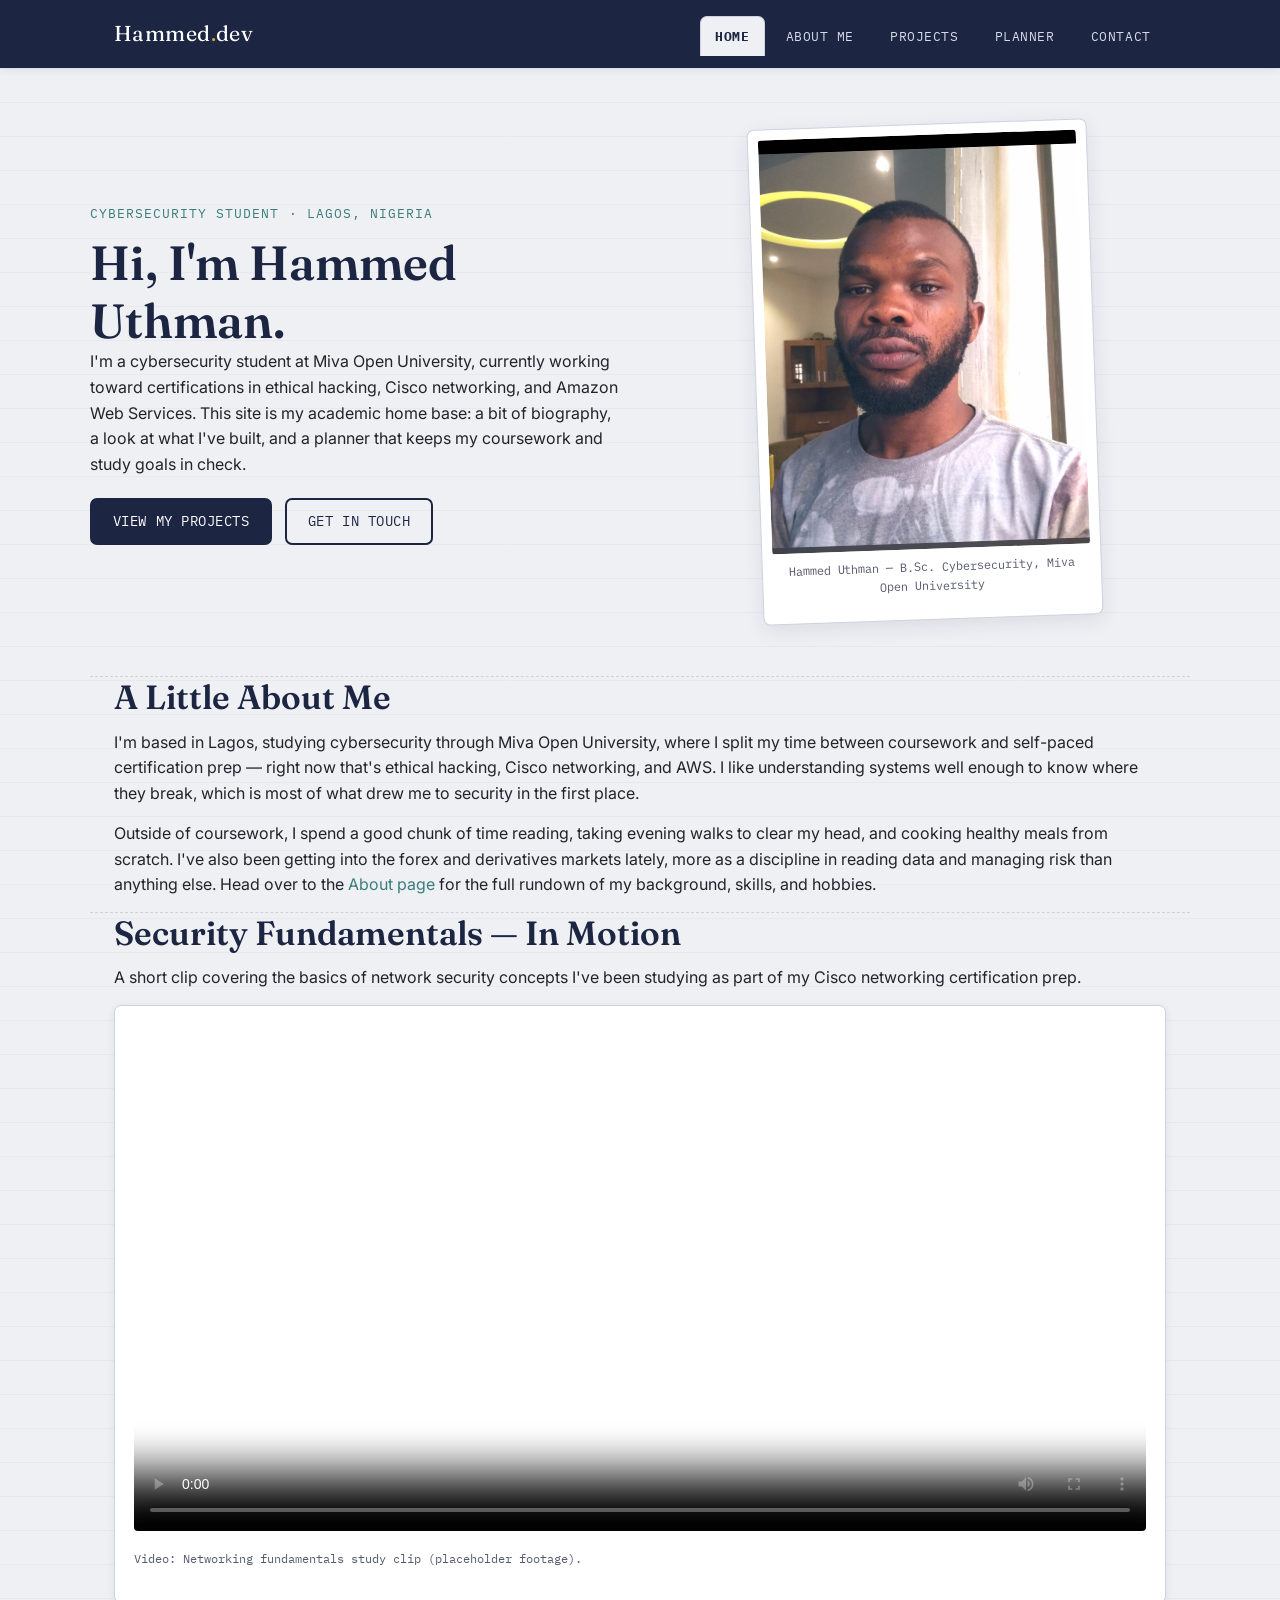
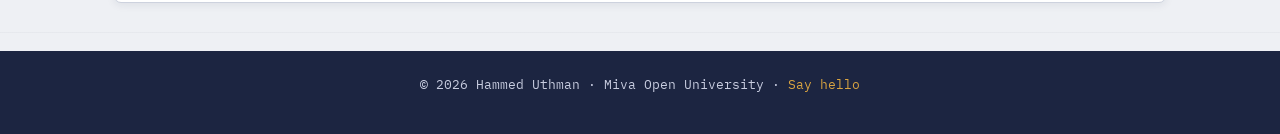
<file: index.html>
<!DOCTYPE html>
<html lang="en">
<head>
<meta charset="UTF-8">
<meta name="viewport" content="width=device-width, initial-scale=1.0">
<title>Hammed Uthman | Student Portfolio</title>
<meta name="description" content="Personal academic portfolio for Hammed Uthman, cybersecurity student at Miva Open University.">
<link rel="preconnect" href="https://fonts.googleapis.com">
<link href="https://fonts.googleapis.com/css2?family=Fraunces:wght@500;600;700&family=Inter:wght@400;500;600&family=IBM+Plex+Mono:wght@400;500&display=swap" rel="stylesheet">
<link rel="stylesheet" href="style.css">
</head>
<body>

<!-- ===================== HEADER / NAVIGATION ===================== -->
<header class="site-header">
  <div class="header-inner">
    <a href="index.html" class="brand">Hammed<span>.</span>dev</a>
    <button class="nav-toggle" id="navToggle" aria-expanded="false" aria-controls="primaryNav">☰ Menu</button>
    <nav class="tabs" id="primaryNav" aria-label="Primary">
      <a href="index.html" class="active">Home</a>
      <a href="about.html">About Me</a>
      <a href="projects.html">Projects</a>
      <a href="planner.html">Planner</a>
      <a href="contact.html">Contact</a>
    </nav>
  </div>
</header>

<main>
  <!-- ===================== HERO ===================== -->
  <section class="hero container">
    <div>
      <span class="eyebrow">Cybersecurity Student · Lagos, Nigeria</span>
      <h1>Hi, I'm Hammed Uthman.</h1>
      <p>I'm a cybersecurity student at Miva Open University, currently
        working toward certifications in ethical hacking, Cisco networking,
        and Amazon Web Services. This site is my academic home base: a bit
        of biography, a look at what I've built, and a planner that keeps
        my coursework and study goals in check.</p>
      <div class="hero-actions">
        <a href="projects.html" class="btn btn-primary">View My Projects</a>
        <a href="contact.html" class="btn btn-outline">Get In Touch</a>
      </div>
    </div>
    <div class="hero-photo-wrap">
      <img src="profile-photo.jpg" alt="Photograph of Hammed Uthman">
      <p class="hero-photo-caption">Hammed Uthman — B.Sc. Cybersecurity, Miva Open University</p>
    </div>
  </section>

  <!-- ===================== BIOGRAPHY ===================== -->
  <section class="container divider-top">
    <h2>A Little About Me</h2>
    <p>I'm based in Lagos, studying cybersecurity through Miva Open
      University, where I split my time between coursework and self-paced
      certification prep — right now that's ethical hacking, Cisco
      networking, and AWS. I like understanding systems well enough to know
      where they break, which is most of what drew me to security in the
      first place.</p>
    <p>Outside of coursework, I spend a good chunk of time reading, taking
      evening walks to clear my head, and cooking healthy meals from
      scratch. I've also been getting into the forex and derivatives
      markets lately, more as a discipline in reading data and managing
      risk than anything else. Head over to the <a href="about.html">About
      page</a> for the full rundown of my background, skills, and hobbies.</p>
  </section>

  <!-- ===================== MULTIMEDIA ===================== -->
  <section class="container divider-top">
    <h2>Security Fundamentals — In Motion</h2>
    <p>A short clip covering the basics of network security concepts I've
      been studying as part of my Cisco networking certification prep.</p>
    <div class="media-block">
      <video controls poster="https://placehold.co/800x450/1c2541/eef0f4?text=Networking+Study+Clip">
        <source src="https://interactive-examples.mdn.mozilla.net/media/cc0-videos/flower.mp4" type="video/mp4">
        Your browser does not support the video tag.
      </video>
      <p class="media-caption">Video: Networking fundamentals study clip (placeholder footage).</p>
    </div>
  </section>
</main>

<!-- ===================== FOOTER ===================== -->
<footer class="site-footer">
  <p>&copy; 2026 Hammed Uthman · Miva Open University · <a href="contact.html">Say hello</a></p>
</footer>

<script src="script.js"></script>
</body>
</html>
</file>
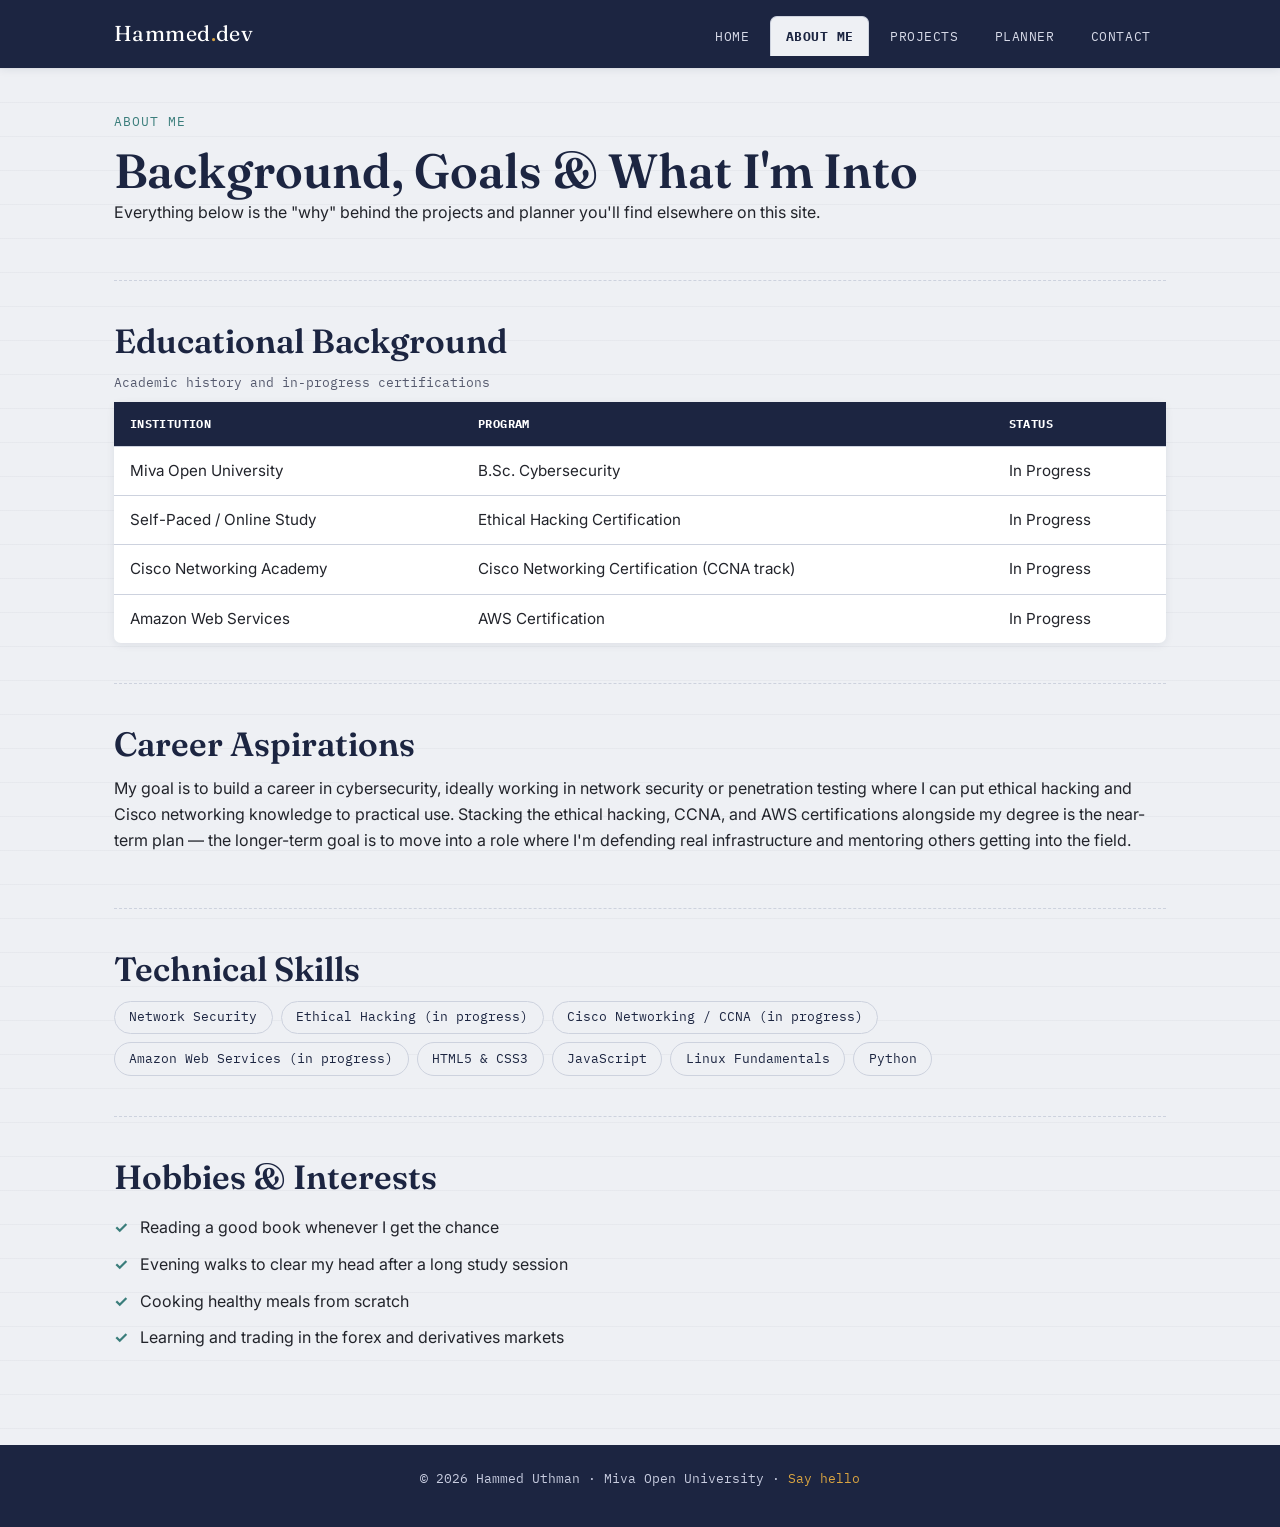
<file: about.html>
<!DOCTYPE html>
<html lang="en">
<head>
<meta charset="UTF-8">
<meta name="viewport" content="width=device-width, initial-scale=1.0">
<title>About Me | Hammed Uthman</title>
<link rel="preconnect" href="https://fonts.googleapis.com">
<link href="https://fonts.googleapis.com/css2?family=Fraunces:wght@500;600;700&family=Inter:wght@400;500;600&family=IBM+Plex+Mono:wght@400;500&display=swap" rel="stylesheet">
<link rel="stylesheet" href="style.css">
</head>
<body>

<header class="site-header">
  <div class="header-inner">
    <a href="index.html" class="brand">Hammed<span>.</span>dev</a>
    <button class="nav-toggle" id="navToggle" aria-expanded="false" aria-controls="primaryNav">☰ Menu</button>
    <nav class="tabs" id="primaryNav" aria-label="Primary">
      <a href="index.html">Home</a>
      <a href="about.html" class="active">About Me</a>
      <a href="projects.html">Projects</a>
      <a href="planner.html">Planner</a>
      <a href="contact.html">Contact</a>
    </nav>
  </div>
</header>

<main class="container">

  <section>
    <span class="eyebrow">About Me</span>
    <h1>Background, Goals &amp; What I'm Into</h1>
    <p>Everything below is the "why" behind the projects and planner you'll
      find elsewhere on this site.</p>
  </section>

  <!-- ===================== EDUCATION TABLE ===================== -->
  <section class="divider-top">
    <h2>Educational Background</h2>
    <table>
      <caption>Academic history and in-progress certifications</caption>
      <thead>
        <tr>
          <th scope="col">Institution</th>
          <th scope="col">Program</th>
          <th scope="col">Status</th>
        </tr>
      </thead>
      <tbody>
        <tr>
          <td>Miva Open University</td>
          <td>B.Sc. Cybersecurity</td>
          <td>In Progress</td>
        </tr>
        <tr>
          <td>Self-Paced / Online Study</td>
          <td>Ethical Hacking Certification</td>
          <td>In Progress</td>
        </tr>
        <tr>
          <td>Cisco Networking Academy</td>
          <td>Cisco Networking Certification (CCNA track)</td>
          <td>In Progress</td>
        </tr>
        <tr>
          <td>Amazon Web Services</td>
          <td>AWS Certification</td>
          <td>In Progress</td>
        </tr>
      </tbody>
    </table>
  </section>

  <!-- ===================== CAREER ASPIRATIONS ===================== -->
  <section class="divider-top">
    <h2>Career Aspirations</h2>
    <p>My goal is to build a career in cybersecurity, ideally working in
      network security or penetration testing where I can put ethical
      hacking and Cisco networking knowledge to practical use. Stacking the
      ethical hacking, CCNA, and AWS certifications alongside my degree is
      the near-term plan — the longer-term goal is to move into a role
      where I'm defending real infrastructure and mentoring others getting
      into the field.</p>
  </section>

  <!-- ===================== SKILLS ===================== -->
  <section class="divider-top">
    <h2>Technical Skills</h2>
    <ul class="tag-list">
      <li>Network Security</li>
      <li>Ethical Hacking (in progress)</li>
      <li>Cisco Networking / CCNA (in progress)</li>
      <li>Amazon Web Services (in progress)</li>
      <li>HTML5 &amp; CSS3</li>
      <li>JavaScript</li>
      <li>Linux Fundamentals</li>
      <li>Python</li>
    </ul>
  </section>

  <!-- ===================== HOBBIES / INTERESTS ===================== -->
  <section class="divider-top">
    <h2>Hobbies &amp; Interests</h2>
    <ul class="check-list">
      <li>Reading a good book whenever I get the chance</li>
      <li>Evening walks to clear my head after a long study session</li>
      <li>Cooking healthy meals from scratch</li>
      <li>Learning and trading in the forex and derivatives markets</li>
    </ul>
  </section>

</main>

<footer class="site-footer">
  <p>&copy; 2026 Hammed Uthman · Miva Open University · <a href="contact.html">Say hello</a></p>
</footer>

<script src="script.js"></script>
</body>
</html>
</file>
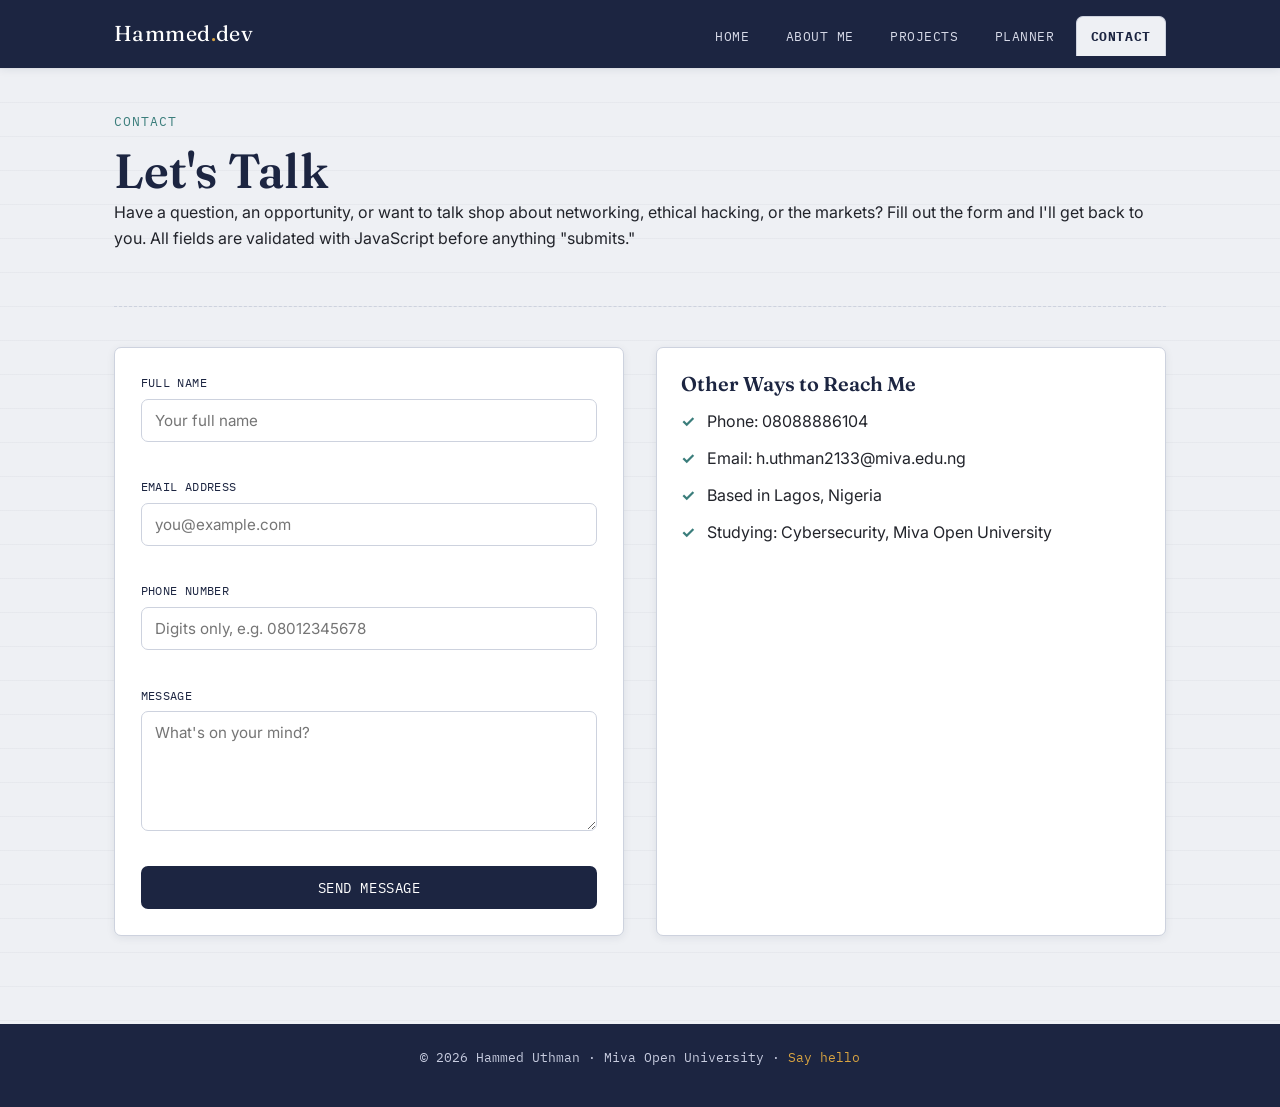
<file: Contact.html>
<!DOCTYPE html>
<html lang="en">
<head>
<meta charset="UTF-8">
<meta name="viewport" content="width=device-width, initial-scale=1.0">
<title>Contact | Hammed Uthman</title>
<link rel="preconnect" href="https://fonts.googleapis.com">
<link href="https://fonts.googleapis.com/css2?family=Fraunces:wght@500;600;700&family=Inter:wght@400;500;600&family=IBM+Plex+Mono:wght@400;500&display=swap" rel="stylesheet">
<link rel="stylesheet" href="style.css">
</head>
<body>

<header class="site-header">
  <div class="header-inner">
    <a href="index.html" class="brand">Hammed<span>.</span>dev</a>
    <button class="nav-toggle" id="navToggle" aria-expanded="false" aria-controls="primaryNav">☰ Menu</button>
    <nav class="tabs" id="primaryNav" aria-label="Primary">
      <a href="index.html">Home</a>
      <a href="about.html">About Me</a>
      <a href="projects.html">Projects</a>
      <a href="planner.html">Planner</a>
      <a href="contact.html" class="active">Contact</a>
    </nav>
  </div>
</header>

<main class="container">

  <section>
    <span class="eyebrow">Contact</span>
    <h1>Let's Talk</h1>
    <p>Have a question, an opportunity, or want to talk shop about
      networking, ethical hacking, or the markets? Fill out the form and
      I'll get back to you. All fields are validated with JavaScript before
      anything "submits."</p>
  </section>

  <section class="divider-top contact-layout">

    <!-- ===================== CONTACT FORM ===================== -->
    <form class="contact-form" id="contactForm" novalidate>
      <div id="form-feedback" role="alert"></div>

      <div class="form-group" id="group-name">
        <label for="name">Full Name</label>
        <input type="text" id="name" name="name" placeholder="Your full name">
        <span class="error-msg" id="error-name"></span>
      </div>

      <div class="form-group" id="group-email">
        <label for="email">Email Address</label>
        <input type="text" id="email" name="email" placeholder="you@example.com">
        <span class="error-msg" id="error-email"></span>
      </div>

      <div class="form-group" id="group-phone">
        <label for="phone">Phone Number</label>
        <input type="text" id="phone" name="phone" placeholder="Digits only, e.g. 08012345678">
        <span class="error-msg" id="error-phone"></span>
      </div>

      <div class="form-group" id="group-message">
        <label for="message">Message</label>
        <textarea id="message" name="message" placeholder="What's on your mind?"></textarea>
        <span class="error-msg" id="error-message"></span>
      </div>

      <button type="submit" class="btn btn-primary">Send Message</button>
    </form>

    <!-- ===================== ADDITIONAL INFO ===================== -->
    <div class="card">
      <h3>Other Ways to Reach Me</h3>
      <ul class="check-list">
        <li>Phone: 08088886104</li>
        <li>Email: h.uthman2133@miva.edu.ng</li>
        <li>Based in Lagos, Nigeria</li>
        <li>Studying: Cybersecurity, Miva Open University</li>
      </ul>
    </div>

  </section>

</main>

<footer class="site-footer">
  <p>&copy; 2026 Hammed Uthman · Miva Open University · <a href="contact.html">Say hello</a></p>
</footer>

<script src="script.js"></script>
</body>
</html>
</file>
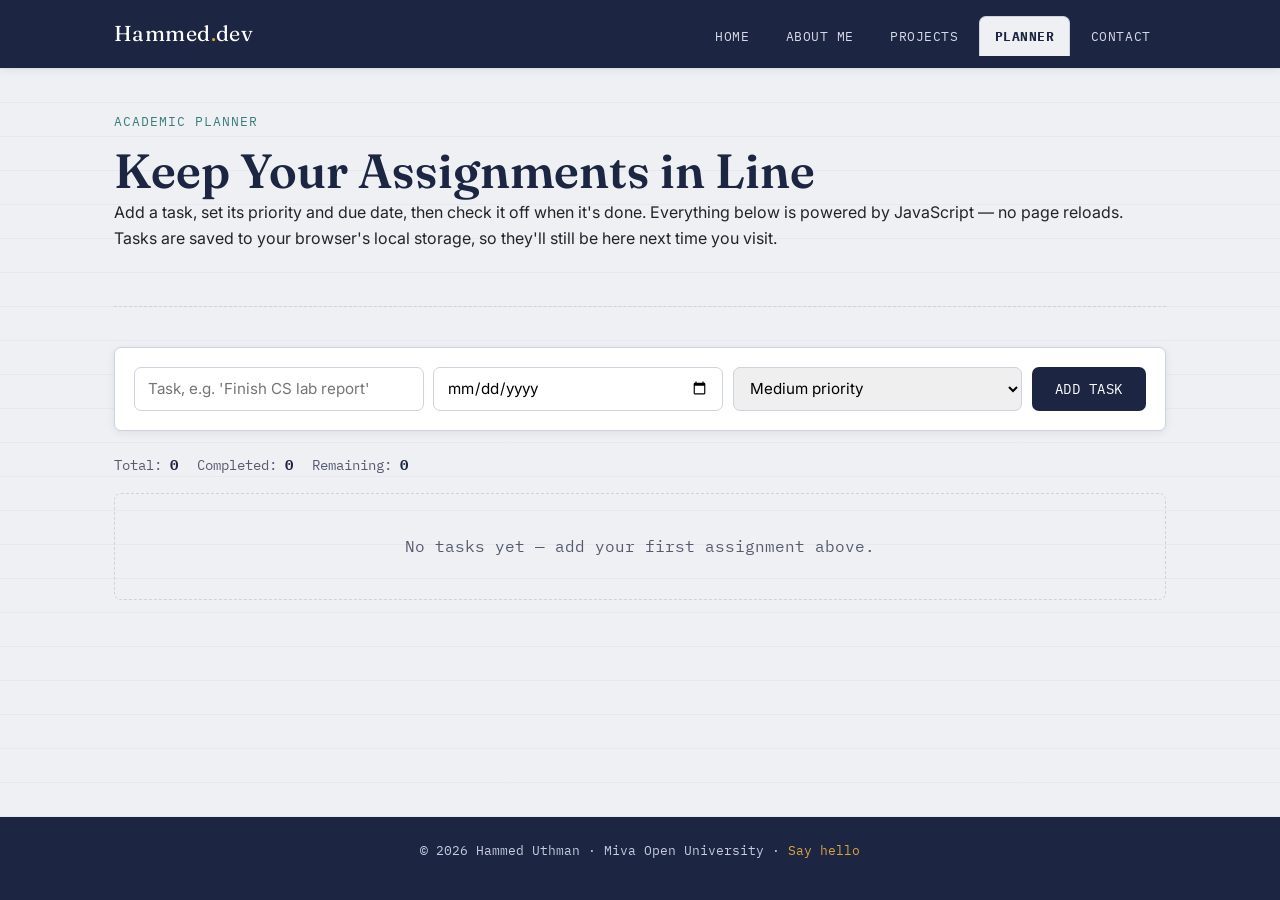
<file: Planner.html>
<!DOCTYPE html>
<html lang="en">
<head>
<meta charset="UTF-8">
<meta name="viewport" content="width=device-width, initial-scale=1.0">
<title>Academic Planner | Hammed Uthman</title>
<link rel="preconnect" href="https://fonts.googleapis.com">
<link href="https://fonts.googleapis.com/css2?family=Fraunces:wght@500;600;700&family=Inter:wght@400;500;600&family=IBM+Plex+Mono:wght@400;500&display=swap" rel="stylesheet">
<link rel="stylesheet" href="style.css">
</head>
<body>

<header class="site-header">
  <div class="header-inner">
    <a href="index.html" class="brand">Hammed<span>.</span>dev</a>
    <button class="nav-toggle" id="navToggle" aria-expanded="false" aria-controls="primaryNav">☰ Menu</button>
    <nav class="tabs" id="primaryNav" aria-label="Primary">
      <a href="index.html">Home</a>
      <a href="about.html">About Me</a>
      <a href="projects.html">Projects</a>
      <a href="planner.html" class="active">Planner</a>
      <a href="contact.html">Contact</a>
    </nav>
  </div>
</header>

<main class="container">

  <section>
    <span class="eyebrow">Academic Planner</span>
    <h1>Keep Your Assignments in Line</h1>
    <p>Add a task, set its priority and due date, then check it off when
      it's done. Everything below is powered by JavaScript — no page
      reloads. Tasks are saved to your browser's local storage, so they'll
      still be here next time you visit.</p>
  </section>

  <!-- ===================== ADD-TASK FORM ===================== -->
  <section class="divider-top">
    <form class="planner-form" id="taskForm">
      <input type="text" id="taskTitle" placeholder="Task, e.g. 'Finish CS lab report'" required aria-label="Task title">
      <input type="date" id="taskDue" aria-label="Due date">
      <select id="taskPriority" aria-label="Priority">
        <option value="low">Low priority</option>
        <option value="medium" selected>Medium priority</option>
        <option value="high">High priority</option>
      </select>
      <button type="submit" class="btn btn-primary">Add Task</button>
    </form>

    <!-- Live stats, updated by script.js -->
    <div class="planner-stats" id="plannerStats">
      <span>Total: <strong id="statTotal">0</strong></span>
      <span>Completed: <strong id="statCompleted">0</strong></span>
      <span>Remaining: <strong id="statRemaining">0</strong></span>
    </div>

    <!-- Tasks are rendered here by JavaScript -->
    <ul class="task-list" id="taskList"></ul>

    <!-- Shown by script.js when the list is empty -->
    <p class="empty-state" id="emptyState">No tasks yet — add your first assignment above.</p>
  </section>

</main>

<footer class="site-footer">
  <p>&copy; 2026 Hammed Uthman · Miva Open University · <a href="contact.html">Say hello</a></p>
</footer>

<script src="script.js"></script>
</body>
</html>
</file>
<file: style.css>
/* =========================================================================
   STUDENT PORTFOLIO — STYLE SHEET
   Design concept: "Study Ledger" — an academic notebook/index-card system.
   Ruled paper backgrounds, index-tab navigation, ledger-style planner rows.
   ========================================================================= */

/* ---------- Design tokens ---------- */
:root {
  --ink: #1c2541;            /* deep navy — headings, nav */
  --ink-soft: #2f3a5f;
  --paper: #eef0f4;          /* page background */
  --card: #ffffff;           /* card/surface background */
  --line: #cdd2de;           /* rule lines / borders */
  --accent: #d9a441;         /* gold — primary accent */
  --accent-dark: #b6832b;
  --teal: #3a7d7b;           /* secondary accent */
  --text: #22242b;
  --text-soft: #565a6e;
  --danger: #b1453e;
  --success: #2f7d5c;
  --radius: 7px;
  --shadow: 0 6px 20px rgba(28, 37, 65, 0.09);
  --shadow-sm: 0 2px 8px rgba(28, 37, 65, 0.08);
  --font-display: "Fraunces", Georgia, serif;
  --font-body: "Inter", -apple-system, BlinkMacSystemFont, sans-serif;
  --font-mono: "IBM Plex Mono", "Courier New", monospace;
}

/* ---------- Reset ---------- */
* { box-sizing: border-box; margin: 0; padding: 0; }

html { scroll-behavior: smooth; }

body {
  font-family: var(--font-body);
  color: var(--text);
  background-color: var(--paper);
  /* subtle ruled-paper texture: faint horizontal lines */
  background-image: repeating-linear-gradient(
    to bottom,
    rgba(28, 37, 65, 0.035) 0px,
    rgba(28, 37, 65, 0.035) 1px,
    transparent 1px,
    transparent 34px
  );
  line-height: 1.6;
  min-height: 100vh;
  display: flex;
  flex-direction: column;
}

img { max-width: 100%; display: block; }
a { color: var(--teal); text-decoration: none; }
a:hover { text-decoration: underline; }
ul, ol { padding-left: 1.25rem; }

h1, h2, h3, h4 {
  font-family: var(--font-display);
  color: var(--ink);
  line-height: 1.2;
  font-weight: 600;
}

h1 { font-size: clamp(2rem, 4vw, 3rem); }
h2 { font-size: clamp(1.5rem, 3vw, 2.1rem); margin-bottom: 0.75rem; }
h3 { font-size: 1.25rem; margin-bottom: 0.5rem; }

p { margin-bottom: 0.9rem; }

.container {
  width: 100%;
  max-width: 1100px;
  margin: 0 auto;
  padding: 0 1.5rem;
}

/* ---------- Header & index-tab navigation ---------- */
header.site-header {
  background: var(--ink);
  color: #fff;
  position: sticky;
  top: 0;
  z-index: 100;
  box-shadow: var(--shadow-sm);
}

.header-inner {
  display: flex;
  align-items: center;
  justify-content: space-between;
  padding: 0.9rem 1.5rem;
  max-width: 1100px;
  margin: 0 auto;
  flex-wrap: wrap;
  gap: 0.75rem;
}

.brand {
  font-family: var(--font-display);
  font-size: 1.35rem;
  color: #fff;
  letter-spacing: 0.02em;
}
.brand span { color: var(--accent); }

nav.tabs {
  display: flex;
  gap: 0.35rem;
  flex-wrap: wrap;
}

/* Each link styled like a manila index-card tab */
nav.tabs a {
  font-family: var(--font-mono);
  font-size: 0.82rem;
  letter-spacing: 0.04em;
  text-transform: uppercase;
  color: #d7dae8;
  text-decoration: none;
  padding: 0.55rem 0.9rem;
  border-radius: var(--radius) var(--radius) 0 0;
  border: 1px solid transparent;
  border-bottom: none;
  transition: background-color 0.2s ease, color 0.2s ease, transform 0.15s ease;
  position: relative;
  top: 2px;
}

nav.tabs a:hover {
  background-color: var(--ink-soft);
  color: #fff;
  text-decoration: none;
  transform: translateY(-2px);
}

nav.tabs a.active {
  background-color: var(--paper);
  color: var(--ink);
  border-color: var(--line);
  font-weight: 700;
}

/* Hamburger for mobile */
.nav-toggle {
  display: none;
  background: none;
  border: 1px solid #4a557f;
  color: #fff;
  font-size: 1.1rem;
  padding: 0.4rem 0.7rem;
  border-radius: var(--radius);
  cursor: pointer;
}

/* ---------- Hero ---------- */
.hero {
  display: grid;
  grid-template-columns: 1fr 1fr;
  gap: 2.5rem;
  align-items: center;
  padding: 3.5rem 0;
}

.hero-photo-wrap {
  background: var(--card);
  border: 1px solid var(--line);
  border-radius: var(--radius);
  padding: 0.6rem;
  box-shadow: var(--shadow);
  transform: rotate(-2deg);
  transition: transform 0.3s ease;
  max-width: 340px;
  justify-self: center;
}
.hero-photo-wrap:hover { transform: rotate(0deg); }

.hero-photo-wrap img {
  border-radius: 3px;
  width: 100%;
}
.hero-photo-caption {
  font-family: var(--font-mono);
  font-size: 0.75rem;
  color: var(--text-soft);
  text-align: center;
  padding-top: 0.5rem;
}

.eyebrow {
  font-family: var(--font-mono);
  color: var(--teal);
  text-transform: uppercase;
  letter-spacing: 0.08em;
  font-size: 0.8rem;
  margin-bottom: 0.6rem;
  display: inline-block;
}

.hero-actions { display: flex; gap: 0.8rem; margin-top: 1.3rem; flex-wrap: wrap; }

/* ---------- Buttons ---------- */
.btn {
  display: inline-block;
  font-family: var(--font-mono);
  font-size: 0.85rem;
  text-transform: uppercase;
  letter-spacing: 0.04em;
  padding: 0.65rem 1.3rem;
  border-radius: var(--radius);
  border: 2px solid var(--ink);
  cursor: pointer;
  transition: all 0.2s ease;
}
.btn-primary { background: var(--ink); color: #fff; }
.btn-primary:hover { background: var(--accent); border-color: var(--accent); color: var(--ink); text-decoration: none; }
.btn-outline { background: transparent; color: var(--ink); }
.btn-outline:hover { background: var(--ink); color: #fff; text-decoration: none; }

/* ---------- Sections & cards ---------- */
main { flex: 1; }

section { padding: 2.5rem 0; }
section.divider-top { border-top: 1px dashed var(--line); }

.card {
  background: var(--card);
  border: 1px solid var(--line);
  border-radius: var(--radius);
  padding: 1.5rem;
  box-shadow: var(--shadow-sm);
  transition: transform 0.2s ease, box-shadow 0.2s ease;
}
.card:hover { transform: translateY(-4px); box-shadow: var(--shadow); }

.grid-2 { display: grid; grid-template-columns: 1fr 1fr; gap: 1.5rem; }
.grid-3 { display: grid; grid-template-columns: repeat(3, 1fr); gap: 1.5rem; }

/* ---------- Multimedia ---------- */
.media-block {
  background: var(--card);
  border: 1px solid var(--line);
  border-radius: var(--radius);
  padding: 1.2rem;
  box-shadow: var(--shadow-sm);
}
.media-block video, .media-block audio { width: 100%; border-radius: 4px; }
.media-caption { font-family: var(--font-mono); font-size: 0.78rem; color: var(--text-soft); margin-top: 0.6rem; }

/* ---------- Tables ---------- */
table {
  width: 100%;
  border-collapse: collapse;
  background: var(--card);
  border-radius: var(--radius);
  overflow: hidden;
  box-shadow: var(--shadow-sm);
}
caption {
  text-align: left;
  font-family: var(--font-mono);
  font-size: 0.8rem;
  color: var(--text-soft);
  margin-bottom: 0.5rem;
}
th, td {
  text-align: left;
  padding: 0.75rem 1rem;
  border-bottom: 1px solid var(--line);
  font-size: 0.95rem;
}
thead th {
  background: var(--ink);
  color: #fff;
  font-family: var(--font-mono);
  font-size: 0.78rem;
  text-transform: uppercase;
  letter-spacing: 0.03em;
}
tbody tr:hover { background: var(--paper); }
tbody tr:last-child td { border-bottom: none; }

/* ---------- Skill tags / lists ---------- */
.tag-list { list-style: none; padding: 0; display: flex; flex-wrap: wrap; gap: 0.5rem; }
.tag-list li {
  background: var(--paper);
  border: 1px solid var(--line);
  border-radius: 999px;
  padding: 0.35rem 0.9rem;
  font-family: var(--font-mono);
  font-size: 0.8rem;
  color: var(--ink);
}

.check-list { list-style: none; padding: 0; }
.check-list li { padding: 0.35rem 0 0.35rem 1.6rem; position: relative; }
.check-list li::before {
  content: "✓";
  position: absolute;
  left: 0;
  color: var(--teal);
  font-weight: 700;
}

/* ---------- Projects ---------- */
.project-card img {
  border-radius: 4px;
  margin-bottom: 1rem;
  border: 1px solid var(--line);
}
.project-tags { display: flex; gap: 0.4rem; flex-wrap: wrap; margin: 0.6rem 0; }
.project-tags span {
  font-family: var(--font-mono);
  font-size: 0.72rem;
  background: var(--ink);
  color: #fff;
  padding: 0.2rem 0.55rem;
  border-radius: 3px;
}
.project-links { margin-top: 0.9rem; display: flex; gap: 0.8rem; }

/* ---------- Planner (Academic Planner page) ---------- */
.planner-form {
  display: flex;
  gap: 0.6rem;
  flex-wrap: wrap;
  background: var(--card);
  padding: 1.2rem;
  border-radius: var(--radius);
  border: 1px solid var(--line);
  box-shadow: var(--shadow-sm);
  margin-bottom: 1.5rem;
}
.planner-form input, .planner-form select {
  font-family: var(--font-body);
  padding: 0.65rem 0.8rem;
  border: 1px solid var(--line);
  border-radius: var(--radius);
  font-size: 0.95rem;
  flex: 1 1 160px;
}
.planner-form input:focus, .planner-form select:focus {
  outline: 2px solid var(--accent);
  outline-offset: 1px;
}

.planner-stats {
  display: flex;
  gap: 1.2rem;
  font-family: var(--font-mono);
  font-size: 0.85rem;
  color: var(--text-soft);
  margin-bottom: 1rem;
  flex-wrap: wrap;
}
.planner-stats strong { color: var(--ink); }

.task-list { list-style: none; padding: 0; display: flex; flex-direction: column; gap: 0.6rem; }

.task-row {
  display: flex;
  align-items: center;
  gap: 0.8rem;
  background: var(--card);
  border: 1px solid var(--line);
  border-left: 5px solid var(--teal);
  border-radius: var(--radius);
  padding: 0.85rem 1rem;
  animation: slideIn 0.3s ease;
}
.task-row.priority-high { border-left-color: var(--danger); }
.task-row.priority-medium { border-left-color: var(--accent); }
.task-row.priority-low { border-left-color: var(--teal); }

.task-row.completed { opacity: 0.6; }
.task-row.completed .task-title { text-decoration: line-through; color: var(--text-soft); }

.task-checkbox {
  width: 20px; height: 20px;
  accent-color: var(--teal);
  cursor: pointer;
  flex-shrink: 0;
}

.task-info { flex: 1; }
.task-title { font-weight: 600; }
.task-meta {
  font-family: var(--font-mono);
  font-size: 0.75rem;
  color: var(--text-soft);
  margin-top: 0.15rem;
}

.task-delete {
  background: none;
  border: 1px solid var(--danger);
  color: var(--danger);
  border-radius: var(--radius);
  padding: 0.4rem 0.7rem;
  cursor: pointer;
  font-family: var(--font-mono);
  font-size: 0.75rem;
  transition: background-color 0.2s ease, color 0.2s ease;
}
.task-delete:hover { background: var(--danger); color: #fff; }

.empty-state {
  text-align: center;
  padding: 2.5rem 1rem;
  color: var(--text-soft);
  font-family: var(--font-mono);
  border: 1px dashed var(--line);
  border-radius: var(--radius);
}

@keyframes slideIn {
  from { opacity: 0; transform: translateY(-8px); }
  to { opacity: 1; transform: translateY(0); }
}

@keyframes fadeOut {
  to { opacity: 0; transform: translateX(20px); }
}
.task-row.removing { animation: fadeOut 0.25s ease forwards; }

/* ---------- Contact form ---------- */
.contact-layout { display: grid; grid-template-columns: 1fr 1fr; gap: 2rem; }

form.contact-form {
  background: var(--card);
  border: 1px solid var(--line);
  border-radius: var(--radius);
  padding: 1.6rem;
  box-shadow: var(--shadow-sm);
  display: flex;
  flex-direction: column;
  gap: 1.1rem;
}

.form-group { display: flex; flex-direction: column; gap: 0.35rem; }
.form-group label {
  font-family: var(--font-mono);
  font-size: 0.78rem;
  text-transform: uppercase;
  letter-spacing: 0.03em;
  color: var(--ink);
}
.form-group input, .form-group textarea {
  padding: 0.7rem 0.85rem;
  border: 1px solid var(--line);
  border-radius: var(--radius);
  font-family: var(--font-body);
  font-size: 0.95rem;
  transition: border-color 0.2s ease, box-shadow 0.2s ease;
}
.form-group input:focus, .form-group textarea:focus {
  outline: none;
  border-color: var(--teal);
  box-shadow: 0 0 0 3px rgba(58, 125, 123, 0.15);
}
.form-group textarea { resize: vertical; min-height: 120px; }

.error-msg {
  font-family: var(--font-mono);
  font-size: 0.75rem;
  color: var(--danger);
  min-height: 1em;
}
.form-group.invalid input,
.form-group.invalid textarea { border-color: var(--danger); }

#form-feedback {
  padding: 0.9rem 1rem;
  border-radius: var(--radius);
  font-family: var(--font-mono);
  font-size: 0.85rem;
  display: none;
}
#form-feedback.success { display: block; background: rgba(47, 125, 92, 0.12); color: var(--success); border: 1px solid var(--success); }
#form-feedback.error { display: block; background: rgba(177, 69, 62, 0.1); color: var(--danger); border: 1px solid var(--danger); }

/* ---------- Footer ---------- */
footer.site-footer {
  background: var(--ink);
  color: #c8cde0;
  text-align: center;
  padding: 1.5rem 1rem;
  font-family: var(--font-mono);
  font-size: 0.8rem;
  margin-top: 3rem;
}
footer.site-footer a { color: var(--accent); }

/* ---------- Responsive ---------- */
@media (max-width: 860px) {
  .hero { grid-template-columns: 1fr; text-align: center; }
  .hero-photo-wrap { justify-self: center; }
  .grid-3 { grid-template-columns: 1fr 1fr; }
  .contact-layout { grid-template-columns: 1fr; }
}

@media (max-width: 640px) {
  .nav-toggle { display: inline-block; }
  nav.tabs {
    display: none;
    flex-direction: column;
    width: 100%;
    gap: 0;
  }
  nav.tabs.open { display: flex; }
  nav.tabs a { border-radius: var(--radius); top: 0; }
  .header-inner { flex-direction: column; align-items: flex-start; }
  .grid-2, .grid-3 { grid-template-columns: 1fr; }
  .planner-form { flex-direction: column; }
}

@media (prefers-reduced-motion: reduce) {
  * { animation-duration: 0.01ms !important; transition-duration: 0.01ms !important; }
}
</file>
